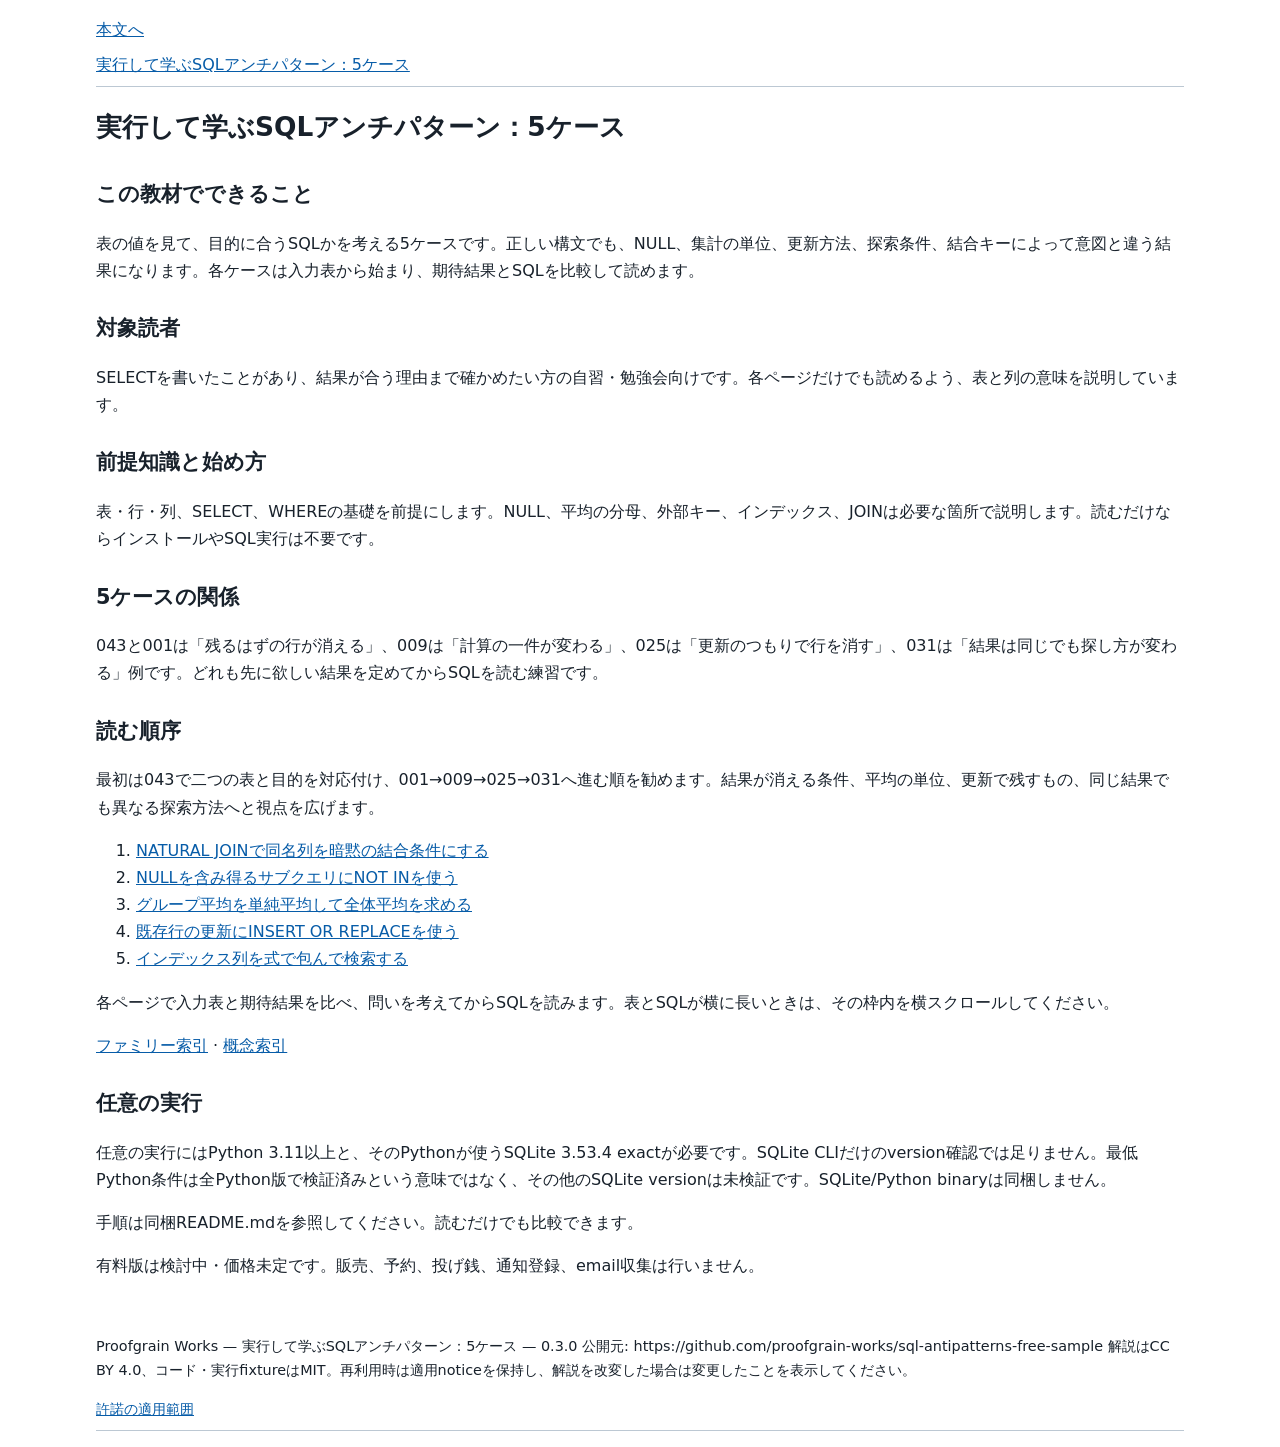
<file: index.html>
<!-- HTML structure: MIT; prose: CC BY 4.0; marked code: MIT. -->
<!doctype html>
<html lang="ja-JP">
<head>
<meta charset="utf-8">
<meta name="viewport" content="width=device-width, initial-scale=1">
<title>実行して学ぶSQLアンチパターン：5ケース</title>
<link rel="stylesheet" href="assets/style.css">
</head>
<body>
<a class="skip" href="#main">本文へ</a>
<header><a href="index.html">実行して学ぶSQLアンチパターン：5ケース</a></header>
<main id="main"><h1>実行して学ぶSQLアンチパターン：5ケース</h1><section data-license="CC-BY-4.0"><h2>この教材でできること</h2><p>表の値を見て、目的に合うSQLかを考える5ケースです。正しい構文でも、NULL、集計の単位、更新方法、探索条件、結合キーによって意図と違う結果になります。各ケースは入力表から始まり、期待結果とSQLを比較して読めます。</p><h2>対象読者</h2><p>SELECTを書いたことがあり、結果が合う理由まで確かめたい方の自習・勉強会向けです。各ページだけでも読めるよう、表と列の意味を説明しています。</p><h2>前提知識と始め方</h2><p>表・行・列、SELECT、WHEREの基礎を前提にします。NULL、平均の分母、外部キー、インデックス、JOINは必要な箇所で説明します。読むだけならインストールやSQL実行は不要です。</p><h2>5ケースの関係</h2><p>043と001は「残るはずの行が消える」、009は「計算の一件が変わる」、025は「更新のつもりで行を消す」、031は「結果は同じでも探し方が変わる」例です。どれも先に欲しい結果を定めてからSQLを読む練習です。</p><h2>読む順序</h2><p>最初は043で二つの表と目的を対応付け、001→009→025→031へ進む順を勧めます。結果が消える条件、平均の単位、更新で残すもの、同じ結果でも異なる探索方法へと視点を広げます。</p><ol><li><a href="cases/sqlite-natural-join-shared-column-043/index.html">NATURAL JOINで同名列を暗黙の結合条件にする</a></li><li><a href="cases/sqlite-not-in-null-001/index.html">NULLを含み得るサブクエリにNOT INを使う</a></li><li><a href="cases/sqlite-average-of-averages-009/index.html">グループ平均を単純平均して全体平均を求める</a></li><li><a href="cases/sqlite-insert-or-replace-cascade-025/index.html">既存行の更新にINSERT OR REPLACEを使う</a></li><li><a href="cases/sqlite-function-wrapped-index-031/index.html">インデックス列を式で包んで検索する</a></li></ol><p>各ページで入力表と期待結果を比べ、問いを考えてからSQLを読みます。表とSQLが横に長いときは、その枠内を横スクロールしてください。</p><p><a href="families/index.html">ファミリー索引</a> · <a href="concepts/index.html">概念索引</a></p><h2>任意の実行</h2><p>任意の実行にはPython 3.11以上と、そのPythonが使うSQLite 3.53.4 exactが必要です。SQLite CLIだけのversion確認では足りません。最低Python条件は全Python版で検証済みという意味ではなく、その他のSQLite versionは未検証です。SQLite/Python binaryは同梱しません。</p><p>手順は同梱README.mdを参照してください。読むだけでも比較できます。</p><p>有料版は検討中・価格未定です。販売、予約、投げ銭、通知登録、email収集は行いません。</p></section><footer><p>Proofgrain Works — 実行して学ぶSQLアンチパターン：5ケース — 0.3.0
公開元: https://github.com/proofgrain-works/sql-antipatterns-free-sample
解説はCC BY 4.0、コード・実行fixtureはMIT。再利用時は適用noticeを保持し、解説を改変した場合は変更したことを表示してください。
</p><a href="LICENSE.txt">許諾の適用範囲</a></footer></main>
</body>
</html>
</file>
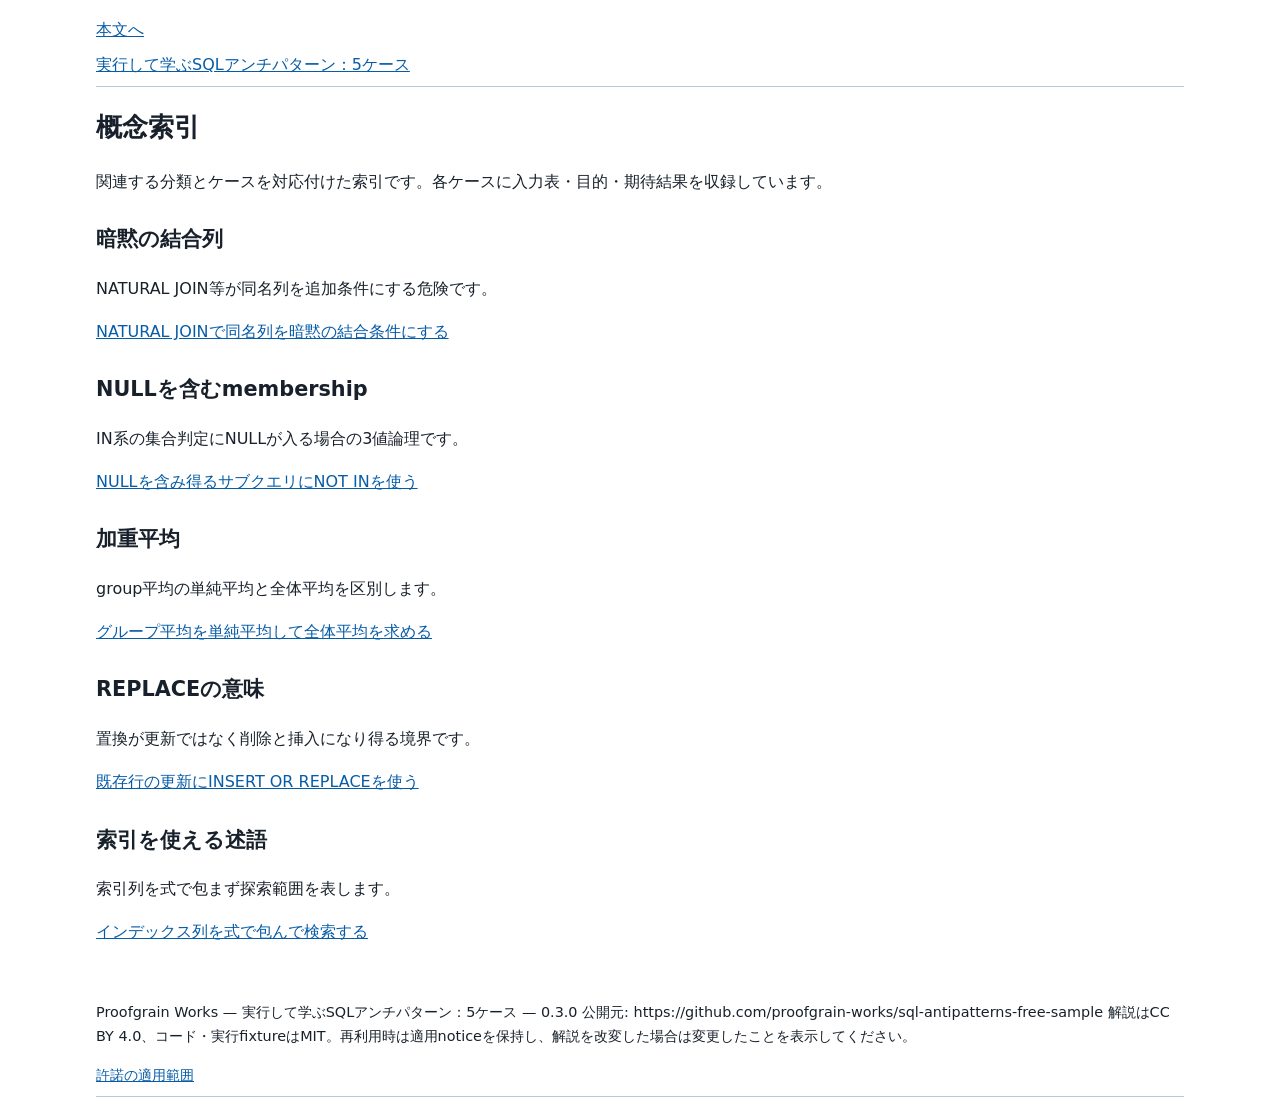
<file: concepts/index.html>
<!-- HTML structure: MIT; prose: CC BY 4.0; marked code: MIT. -->
<!doctype html>
<html lang="ja-JP">
<head>
<meta charset="utf-8">
<meta name="viewport" content="width=device-width, initial-scale=1">
<title>概念索引</title>
<link rel="stylesheet" href="../assets/style.css">
</head>
<body>
<a class="skip" href="#main">本文へ</a>
<header><a href="../index.html">実行して学ぶSQLアンチパターン：5ケース</a></header>
<main id="main"><h1>概念索引</h1><section data-license="CC-BY-4.0"><p>関連する分類とケースを対応付けた索引です。各ケースに入力表・目的・期待結果を収録しています。</p><h2>暗黙の結合列</h2><p>NATURAL JOIN等が同名列を追加条件にする危険です。</p><p><a href="../cases/sqlite-natural-join-shared-column-043/index.html">NATURAL JOINで同名列を暗黙の結合条件にする</a></p><h2>NULLを含むmembership</h2><p>IN系の集合判定にNULLが入る場合の3値論理です。</p><p><a href="../cases/sqlite-not-in-null-001/index.html">NULLを含み得るサブクエリにNOT INを使う</a></p><h2>加重平均</h2><p>group平均の単純平均と全体平均を区別します。</p><p><a href="../cases/sqlite-average-of-averages-009/index.html">グループ平均を単純平均して全体平均を求める</a></p><h2>REPLACEの意味</h2><p>置換が更新ではなく削除と挿入になり得る境界です。</p><p><a href="../cases/sqlite-insert-or-replace-cascade-025/index.html">既存行の更新にINSERT OR REPLACEを使う</a></p><h2>索引を使える述語</h2><p>索引列を式で包まず探索範囲を表します。</p><p><a href="../cases/sqlite-function-wrapped-index-031/index.html">インデックス列を式で包んで検索する</a></p></section><footer><p>Proofgrain Works — 実行して学ぶSQLアンチパターン：5ケース — 0.3.0
公開元: https://github.com/proofgrain-works/sql-antipatterns-free-sample
解説はCC BY 4.0、コード・実行fixtureはMIT。再利用時は適用noticeを保持し、解説を改変した場合は変更したことを表示してください。
</p><a href="../LICENSE.txt">許諾の適用範囲</a></footer></main>
</body>
</html>
</file>
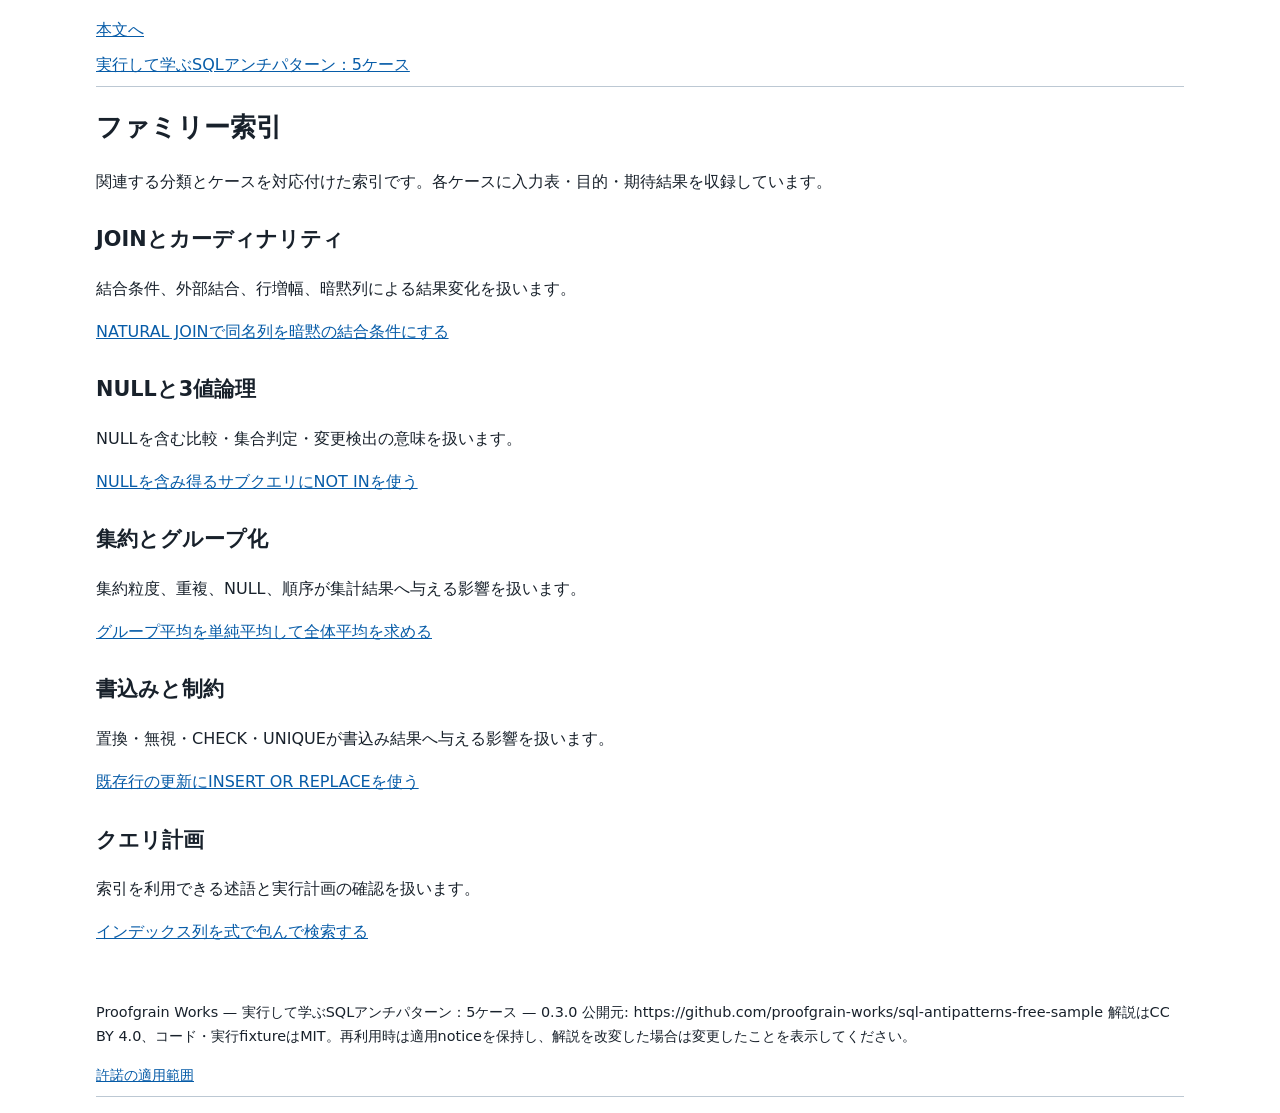
<file: families/index.html>
<!-- HTML structure: MIT; prose: CC BY 4.0; marked code: MIT. -->
<!doctype html>
<html lang="ja-JP">
<head>
<meta charset="utf-8">
<meta name="viewport" content="width=device-width, initial-scale=1">
<title>ファミリー索引</title>
<link rel="stylesheet" href="../assets/style.css">
</head>
<body>
<a class="skip" href="#main">本文へ</a>
<header><a href="../index.html">実行して学ぶSQLアンチパターン：5ケース</a></header>
<main id="main"><h1>ファミリー索引</h1><section data-license="CC-BY-4.0"><p>関連する分類とケースを対応付けた索引です。各ケースに入力表・目的・期待結果を収録しています。</p><h2>JOINとカーディナリティ</h2><p>結合条件、外部結合、行増幅、暗黙列による結果変化を扱います。</p><p><a href="../cases/sqlite-natural-join-shared-column-043/index.html">NATURAL JOINで同名列を暗黙の結合条件にする</a></p><h2>NULLと3値論理</h2><p>NULLを含む比較・集合判定・変更検出の意味を扱います。</p><p><a href="../cases/sqlite-not-in-null-001/index.html">NULLを含み得るサブクエリにNOT INを使う</a></p><h2>集約とグループ化</h2><p>集約粒度、重複、NULL、順序が集計結果へ与える影響を扱います。</p><p><a href="../cases/sqlite-average-of-averages-009/index.html">グループ平均を単純平均して全体平均を求める</a></p><h2>書込みと制約</h2><p>置換・無視・CHECK・UNIQUEが書込み結果へ与える影響を扱います。</p><p><a href="../cases/sqlite-insert-or-replace-cascade-025/index.html">既存行の更新にINSERT OR REPLACEを使う</a></p><h2>クエリ計画</h2><p>索引を利用できる述語と実行計画の確認を扱います。</p><p><a href="../cases/sqlite-function-wrapped-index-031/index.html">インデックス列を式で包んで検索する</a></p></section><footer><p>Proofgrain Works — 実行して学ぶSQLアンチパターン：5ケース — 0.3.0
公開元: https://github.com/proofgrain-works/sql-antipatterns-free-sample
解説はCC BY 4.0、コード・実行fixtureはMIT。再利用時は適用noticeを保持し、解説を改変した場合は変更したことを表示してください。
</p><a href="../LICENSE.txt">許諾の適用範囲</a></footer></main>
</body>
</html>
</file>
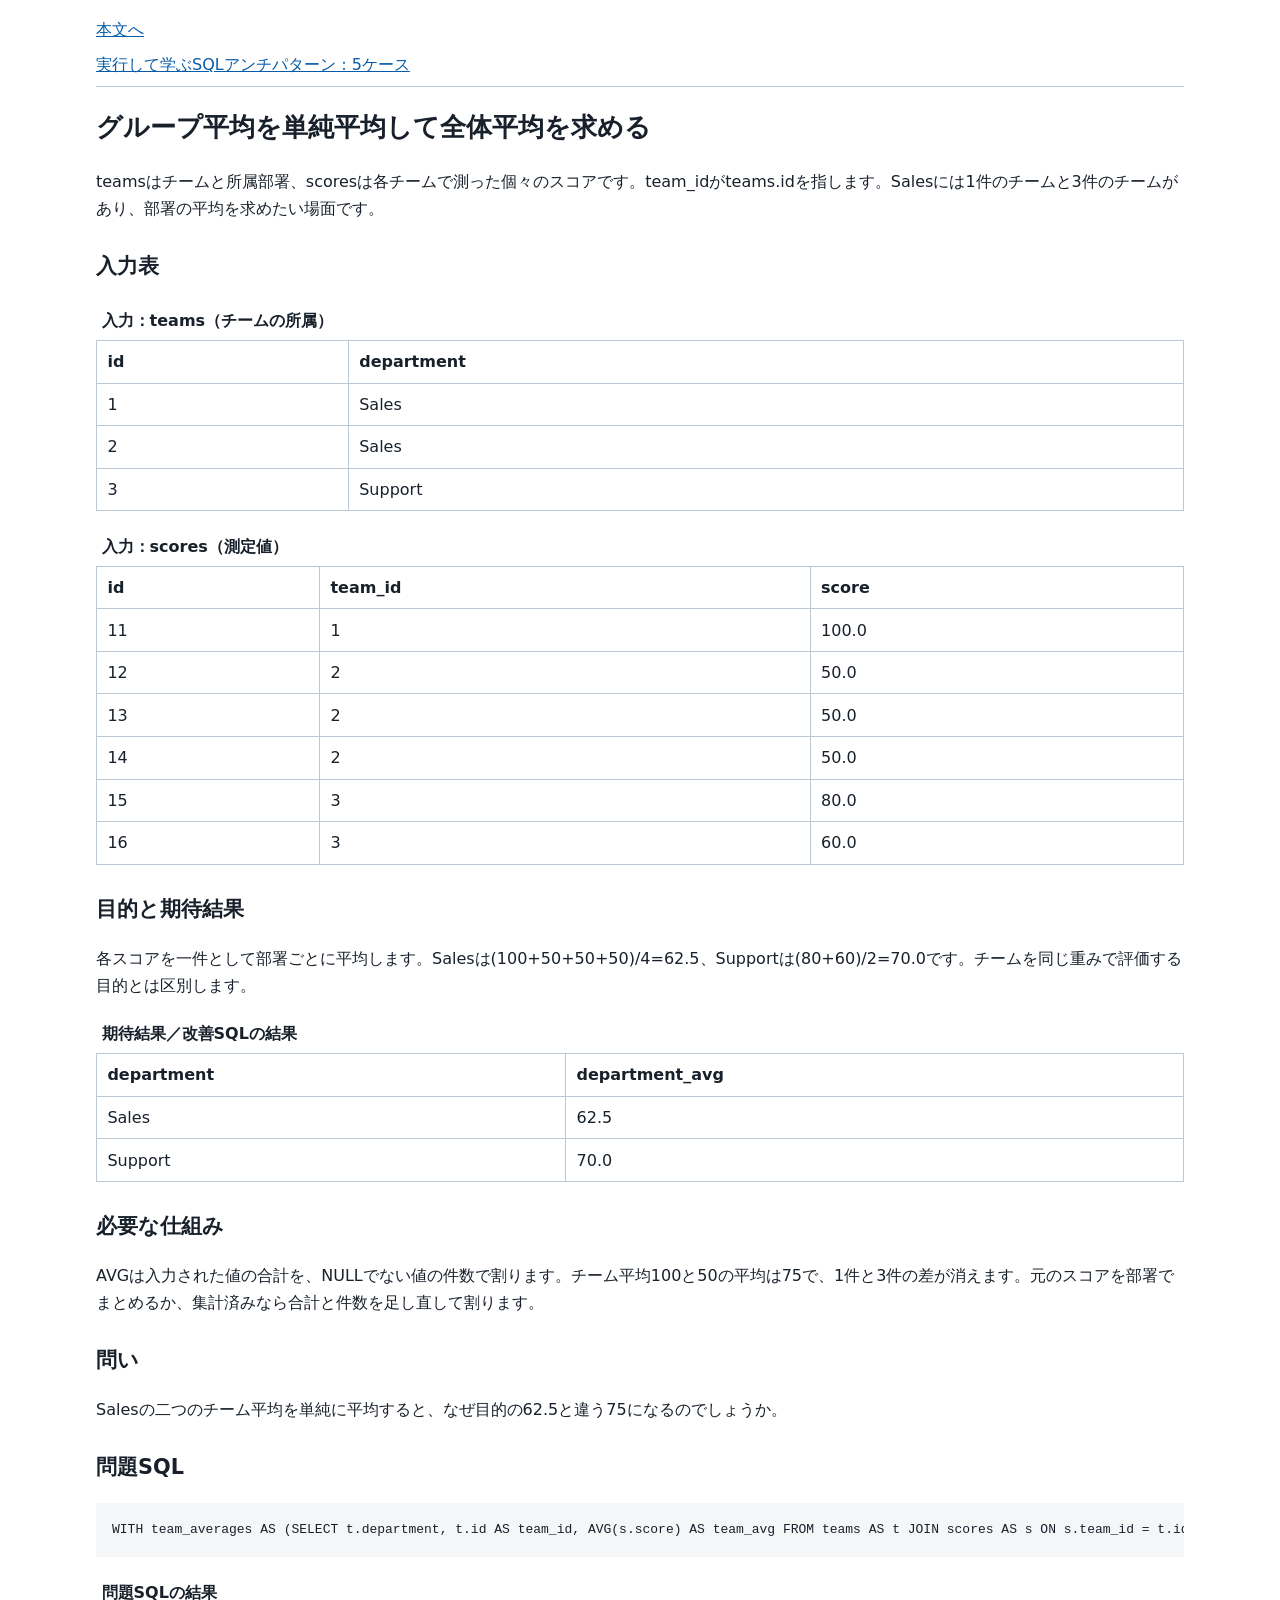
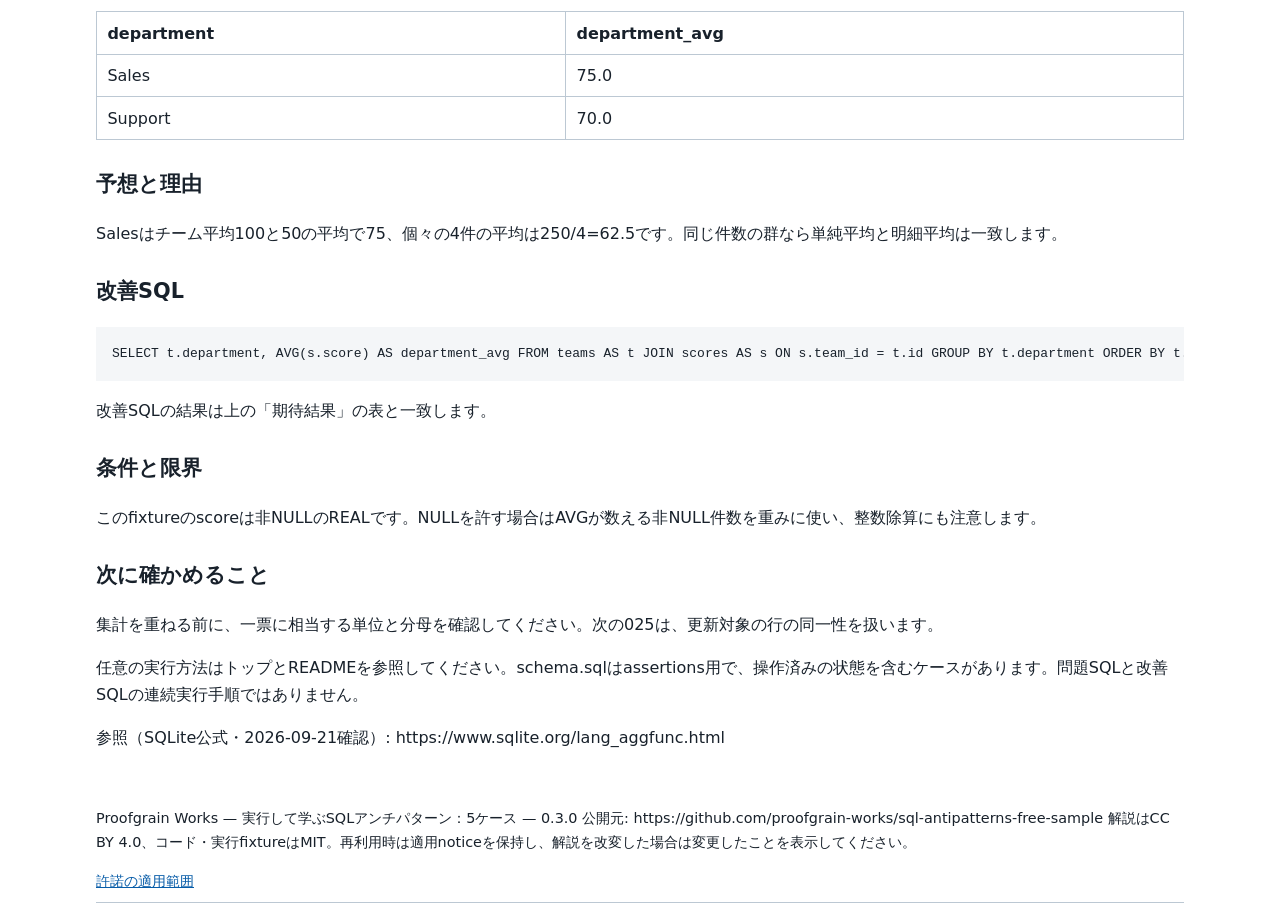
<file: cases/sqlite-average-of-averages-009/index.html>
<!-- HTML structure: MIT; prose: CC BY 4.0; marked code: MIT. -->
<!doctype html>
<html lang="ja-JP">
<head>
<meta charset="utf-8">
<meta name="viewport" content="width=device-width, initial-scale=1">
<title>グループ平均を単純平均して全体平均を求める</title>
<link rel="stylesheet" href="../../assets/style.css">
</head>
<body>
<a class="skip" href="#main">本文へ</a>
<header><a href="../../index.html">実行して学ぶSQLアンチパターン：5ケース</a></header>
<main id="main"><h1>グループ平均を単純平均して全体平均を求める</h1><section data-license="CC-BY-4.0"><p>teamsはチームと所属部署、scoresは各チームで測った個々のスコアです。team_idがteams.idを指します。Salesには1件のチームと3件のチームがあり、部署の平均を求めたい場面です。</p><h2>入力表</h2><div class="table-scroll" tabindex="0" role="region" aria-label="入力：teams（チームの所属）"><table data-license="MIT" id="table-teams"><caption data-license="CC-BY-4.0">入力：teams（チームの所属）</caption><thead><tr><th scope="col">id</th><th scope="col">department</th></tr></thead><tbody><tr><td>1</td><td>Sales</td></tr><tr><td>2</td><td>Sales</td></tr><tr><td>3</td><td>Support</td></tr></tbody></table></div><div class="table-scroll" tabindex="0" role="region" aria-label="入力：scores（測定値）"><table data-license="MIT" id="table-scores"><caption data-license="CC-BY-4.0">入力：scores（測定値）</caption><thead><tr><th scope="col">id</th><th scope="col">team_id</th><th scope="col">score</th></tr></thead><tbody><tr><td>11</td><td>1</td><td>100.0</td></tr><tr><td>12</td><td>2</td><td>50.0</td></tr><tr><td>13</td><td>2</td><td>50.0</td></tr><tr><td>14</td><td>2</td><td>50.0</td></tr><tr><td>15</td><td>3</td><td>80.0</td></tr><tr><td>16</td><td>3</td><td>60.0</td></tr></tbody></table></div><h2>目的と期待結果</h2><p>各スコアを一件として部署ごとに平均します。Salesは(100+50+50+50)/4=62.5、Supportは(80+60)/2=70.0です。チームを同じ重みで評価する目的とは区別します。</p><div class="table-scroll" tabindex="0" role="region" aria-label="期待結果／改善SQLの結果"><table data-license="MIT" id="table-expected"><caption data-license="CC-BY-4.0">期待結果／改善SQLの結果</caption><thead><tr><th scope="col">department</th><th scope="col">department_avg</th></tr></thead><tbody><tr><td>Sales</td><td>62.5</td></tr><tr><td>Support</td><td>70.0</td></tr></tbody></table></div><h2>必要な仕組み</h2><p>AVGは入力された値の合計を、NULLでない値の件数で割ります。チーム平均100と50の平均は75で、1件と3件の差が消えます。元のスコアを部署でまとめるか、集計済みなら合計と件数を足し直して割ります。</p><h2>問い</h2><p>Salesの二つのチーム平均を単純に平均すると、なぜ目的の62.5と違う75になるのでしょうか。</p><h2>問題SQL</h2><pre data-license="MIT"><code>WITH team_averages AS (SELECT t.department, t.id AS team_id, AVG(s.score) AS team_avg FROM teams AS t JOIN scores AS s ON s.team_id = t.id GROUP BY t.department, t.id) SELECT department, AVG(team_avg) AS department_avg FROM team_averages GROUP BY department ORDER BY department;</code></pre><div class="table-scroll" tabindex="0" role="region" aria-label="問題SQLの結果"><table data-license="MIT" id="table-observed"><caption data-license="CC-BY-4.0">問題SQLの結果</caption><thead><tr><th scope="col">department</th><th scope="col">department_avg</th></tr></thead><tbody><tr><td>Sales</td><td>75.0</td></tr><tr><td>Support</td><td>70.0</td></tr></tbody></table></div><h2>予想と理由</h2><p>Salesはチーム平均100と50の平均で75、個々の4件の平均は250/4=62.5です。同じ件数の群なら単純平均と明細平均は一致します。</p><h2>改善SQL</h2><pre data-license="MIT"><code>SELECT t.department, AVG(s.score) AS department_avg FROM teams AS t JOIN scores AS s ON s.team_id = t.id GROUP BY t.department ORDER BY t.department;</code></pre><p>改善SQLの結果は上の「期待結果」の表と一致します。</p><h2>条件と限界</h2><p>このfixtureのscoreは非NULLのREALです。NULLを許す場合はAVGが数える非NULL件数を重みに使い、整数除算にも注意します。</p><h2>次に確かめること</h2><p>集計を重ねる前に、一票に相当する単位と分母を確認してください。次の025は、更新対象の行の同一性を扱います。</p><p>任意の実行方法はトップとREADMEを参照してください。schema.sqlはassertions用で、操作済みの状態を含むケースがあります。問題SQLと改善SQLの連続実行手順ではありません。</p><p>参照（SQLite公式・2026-09-21確認）: https://www.sqlite.org/lang_aggfunc.html</p></section><footer><p>Proofgrain Works — 実行して学ぶSQLアンチパターン：5ケース — 0.3.0
公開元: https://github.com/proofgrain-works/sql-antipatterns-free-sample
解説はCC BY 4.0、コード・実行fixtureはMIT。再利用時は適用noticeを保持し、解説を改変した場合は変更したことを表示してください。
</p><a href="../../LICENSE.txt">許諾の適用範囲</a></footer></main>
</body>
</html>
</file>
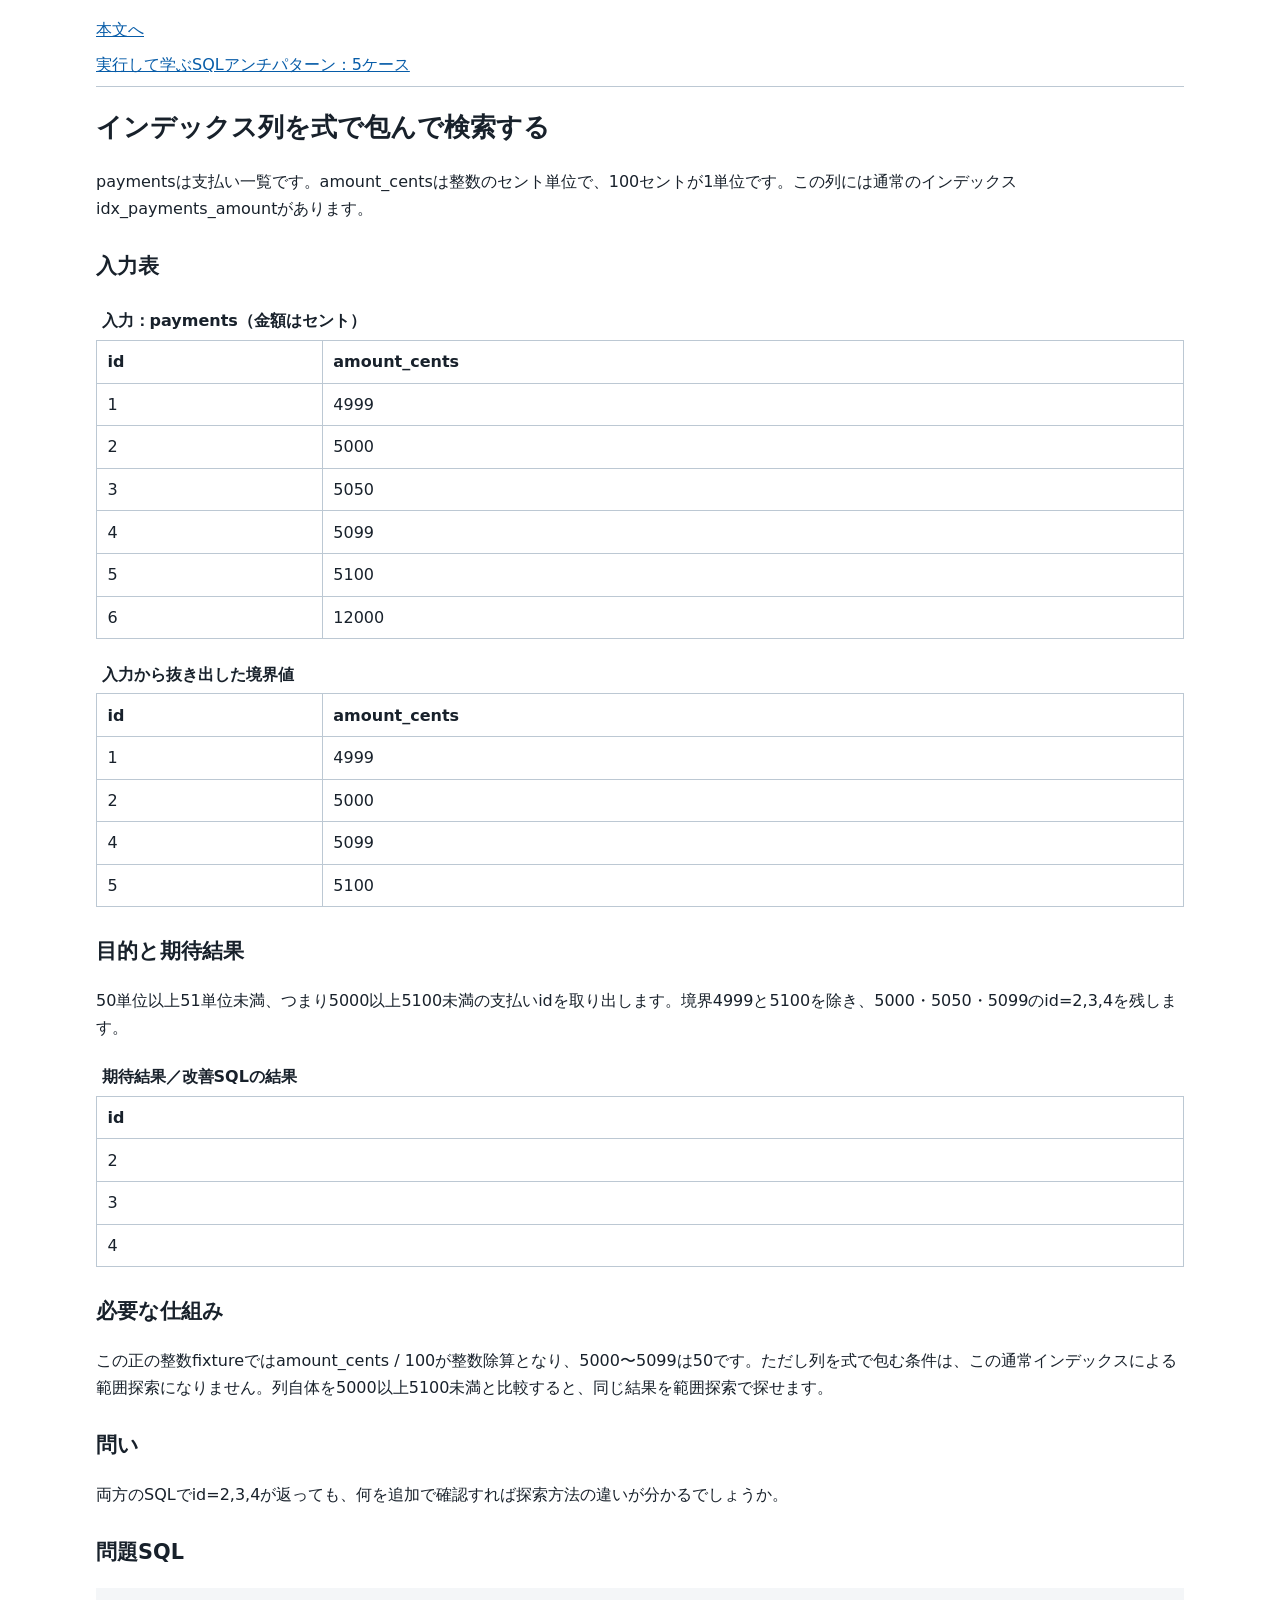
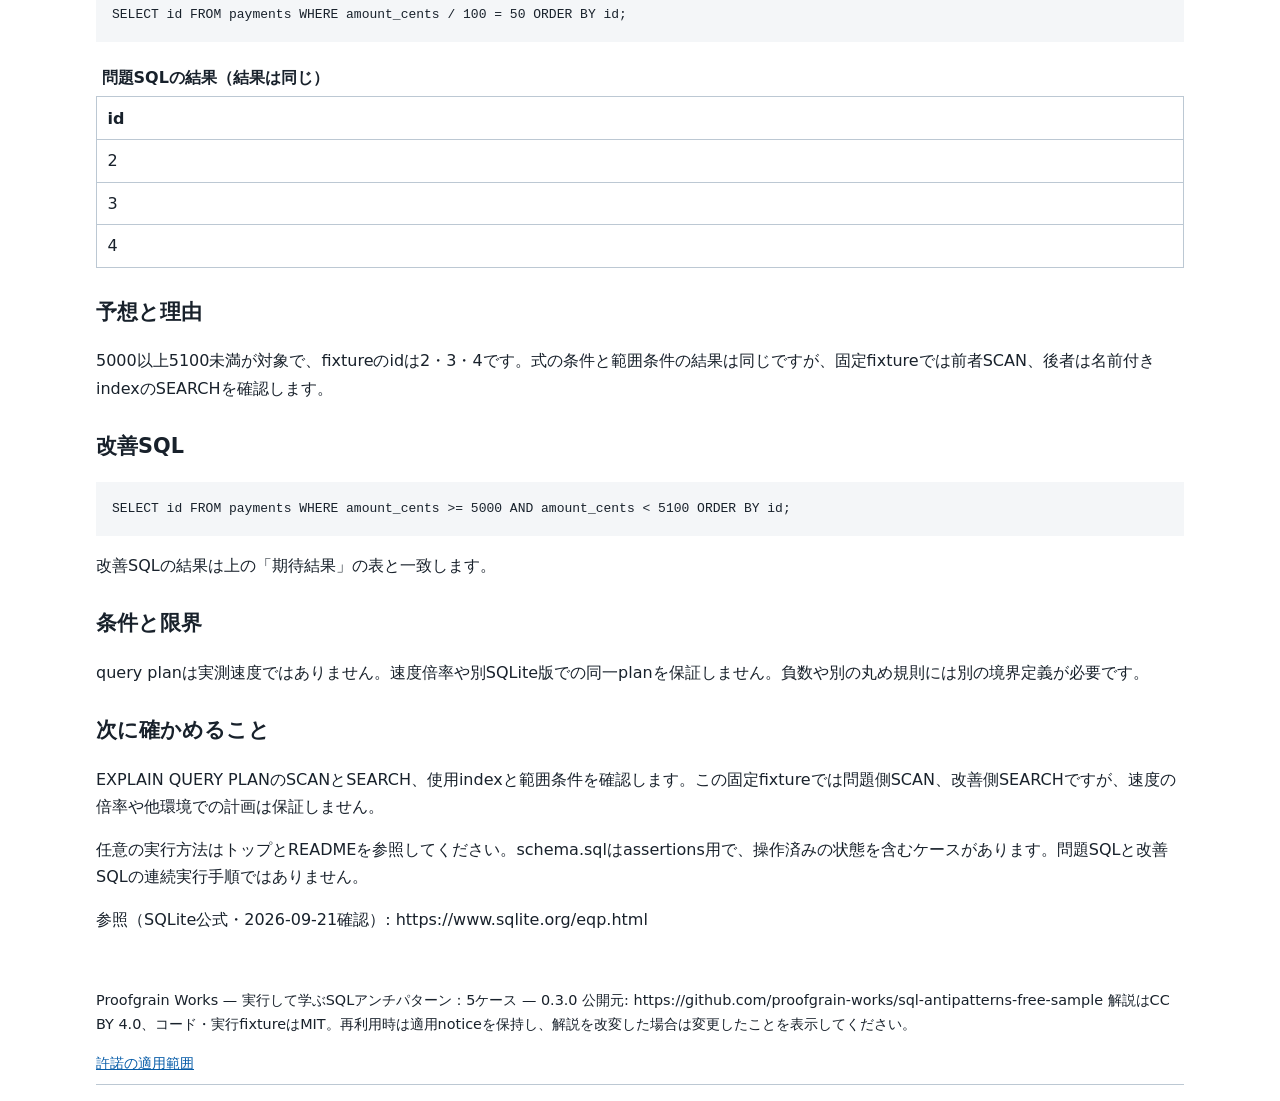
<file: cases/sqlite-function-wrapped-index-031/index.html>
<!-- HTML structure: MIT; prose: CC BY 4.0; marked code: MIT. -->
<!doctype html>
<html lang="ja-JP">
<head>
<meta charset="utf-8">
<meta name="viewport" content="width=device-width, initial-scale=1">
<title>インデックス列を式で包んで検索する</title>
<link rel="stylesheet" href="../../assets/style.css">
</head>
<body>
<a class="skip" href="#main">本文へ</a>
<header><a href="../../index.html">実行して学ぶSQLアンチパターン：5ケース</a></header>
<main id="main"><h1>インデックス列を式で包んで検索する</h1><section data-license="CC-BY-4.0"><p>paymentsは支払い一覧です。amount_centsは整数のセント単位で、100セントが1単位です。この列には通常のインデックスidx_payments_amountがあります。</p><h2>入力表</h2><div class="table-scroll" tabindex="0" role="region" aria-label="入力：payments（金額はセント）"><table data-license="MIT" id="table-payments"><caption data-license="CC-BY-4.0">入力：payments（金額はセント）</caption><thead><tr><th scope="col">id</th><th scope="col">amount_cents</th></tr></thead><tbody><tr><td>1</td><td>4999</td></tr><tr><td>2</td><td>5000</td></tr><tr><td>3</td><td>5050</td></tr><tr><td>4</td><td>5099</td></tr><tr><td>5</td><td>5100</td></tr><tr><td>6</td><td>12000</td></tr></tbody></table></div><div class="table-scroll" tabindex="0" role="region" aria-label="入力から抜き出した境界値"><table data-license="MIT" id="table-bounds"><caption data-license="CC-BY-4.0">入力から抜き出した境界値</caption><thead><tr><th scope="col">id</th><th scope="col">amount_cents</th></tr></thead><tbody><tr><td>1</td><td>4999</td></tr><tr><td>2</td><td>5000</td></tr><tr><td>4</td><td>5099</td></tr><tr><td>5</td><td>5100</td></tr></tbody></table></div><h2>目的と期待結果</h2><p>50単位以上51単位未満、つまり5000以上5100未満の支払いidを取り出します。境界4999と5100を除き、5000・5050・5099のid=2,3,4を残します。</p><div class="table-scroll" tabindex="0" role="region" aria-label="期待結果／改善SQLの結果"><table data-license="MIT" id="table-expected"><caption data-license="CC-BY-4.0">期待結果／改善SQLの結果</caption><thead><tr><th scope="col">id</th></tr></thead><tbody><tr><td>2</td></tr><tr><td>3</td></tr><tr><td>4</td></tr></tbody></table></div><h2>必要な仕組み</h2><p>この正の整数fixtureではamount_cents / 100が整数除算となり、5000〜5099は50です。ただし列を式で包む条件は、この通常インデックスによる範囲探索になりません。列自体を5000以上5100未満と比較すると、同じ結果を範囲探索で探せます。</p><h2>問い</h2><p>両方のSQLでid=2,3,4が返っても、何を追加で確認すれば探索方法の違いが分かるでしょうか。</p><h2>問題SQL</h2><pre data-license="MIT"><code>SELECT id FROM payments WHERE amount_cents / 100 = 50 ORDER BY id;</code></pre><div class="table-scroll" tabindex="0" role="region" aria-label="問題SQLの結果（結果は同じ）"><table data-license="MIT" id="table-observed"><caption data-license="CC-BY-4.0">問題SQLの結果（結果は同じ）</caption><thead><tr><th scope="col">id</th></tr></thead><tbody><tr><td>2</td></tr><tr><td>3</td></tr><tr><td>4</td></tr></tbody></table></div><h2>予想と理由</h2><p>5000以上5100未満が対象で、fixtureのidは2・3・4です。式の条件と範囲条件の結果は同じですが、固定fixtureでは前者SCAN、後者は名前付きindexのSEARCHを確認します。</p><h2>改善SQL</h2><pre data-license="MIT"><code>SELECT id FROM payments WHERE amount_cents &gt;= 5000 AND amount_cents &lt; 5100 ORDER BY id;</code></pre><p>改善SQLの結果は上の「期待結果」の表と一致します。</p><h2>条件と限界</h2><p>query planは実測速度ではありません。速度倍率や別SQLite版での同一planを保証しません。負数や別の丸め規則には別の境界定義が必要です。</p><h2>次に確かめること</h2><p>EXPLAIN QUERY PLANのSCANとSEARCH、使用indexと範囲条件を確認します。この固定fixtureでは問題側SCAN、改善側SEARCHですが、速度の倍率や他環境での計画は保証しません。</p><p>任意の実行方法はトップとREADMEを参照してください。schema.sqlはassertions用で、操作済みの状態を含むケースがあります。問題SQLと改善SQLの連続実行手順ではありません。</p><p>参照（SQLite公式・2026-09-21確認）: https://www.sqlite.org/eqp.html</p></section><footer><p>Proofgrain Works — 実行して学ぶSQLアンチパターン：5ケース — 0.3.0
公開元: https://github.com/proofgrain-works/sql-antipatterns-free-sample
解説はCC BY 4.0、コード・実行fixtureはMIT。再利用時は適用noticeを保持し、解説を改変した場合は変更したことを表示してください。
</p><a href="../../LICENSE.txt">許諾の適用範囲</a></footer></main>
</body>
</html>
</file>
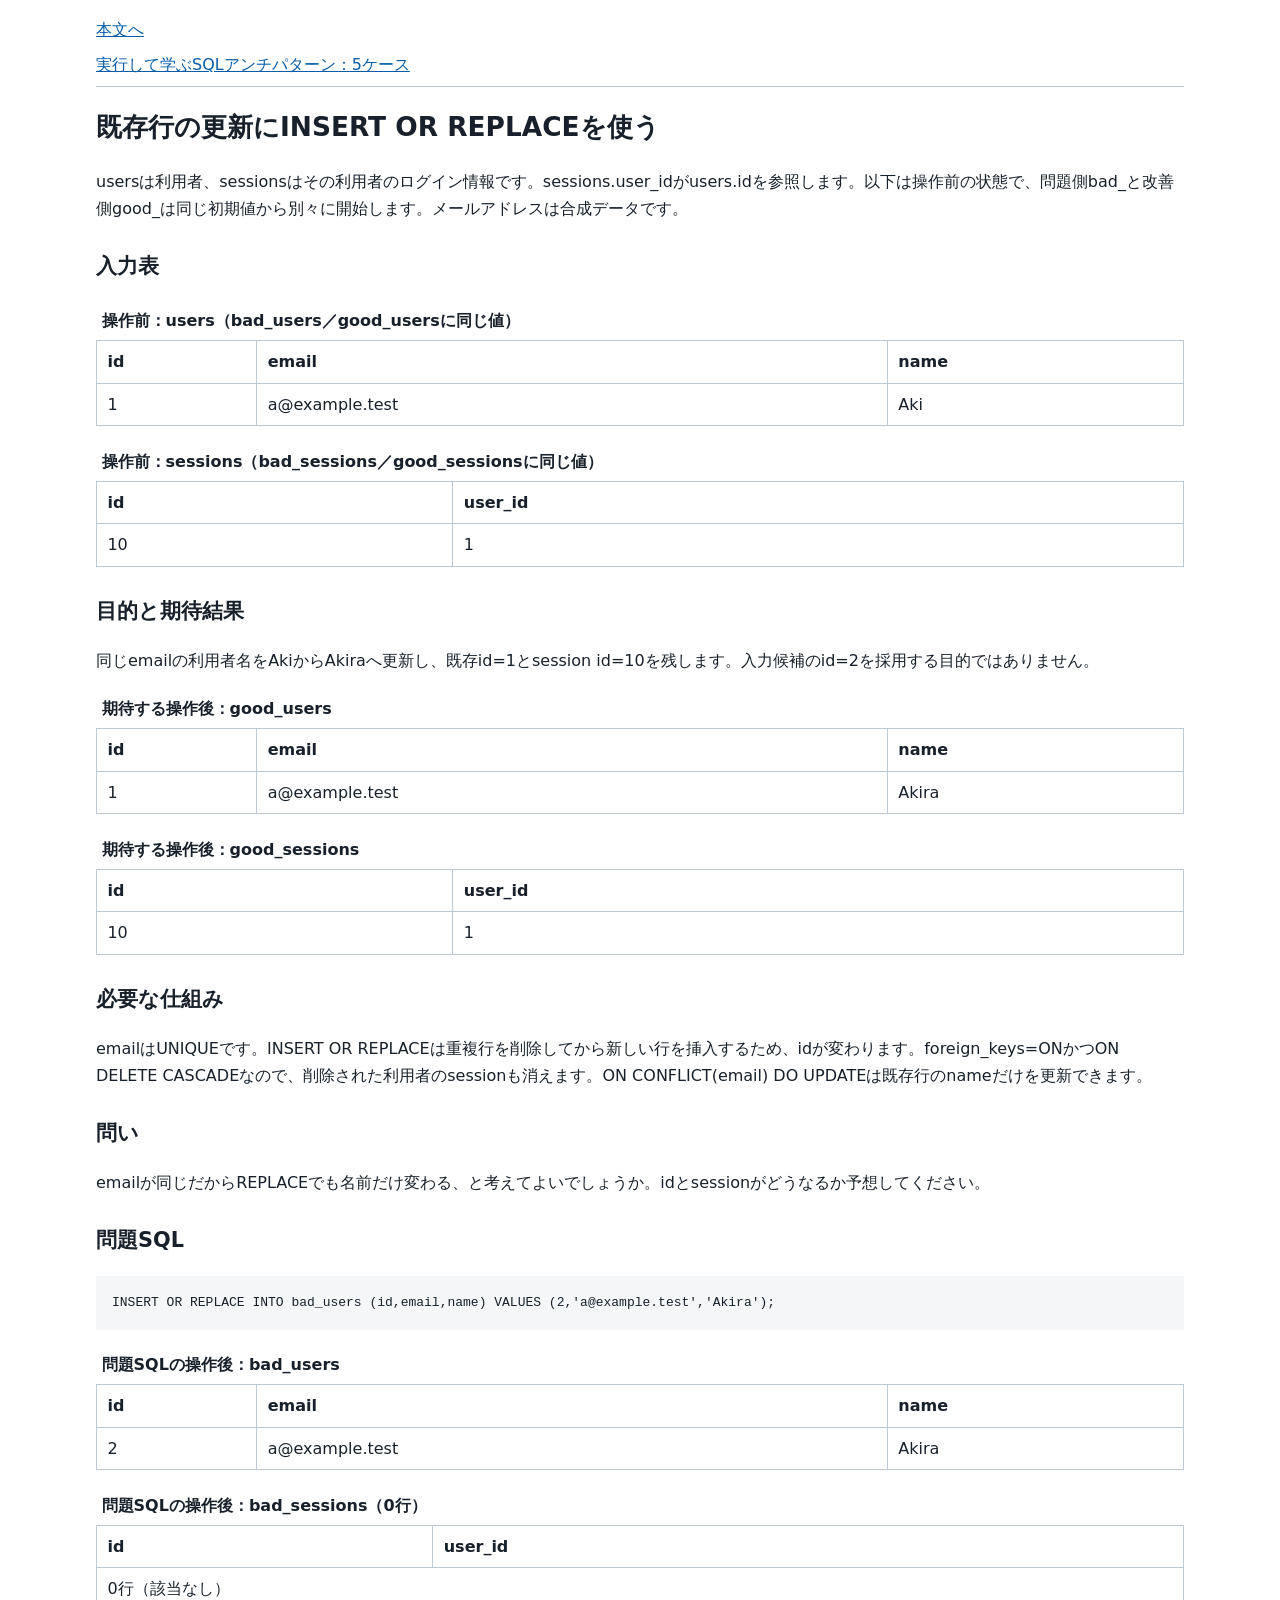
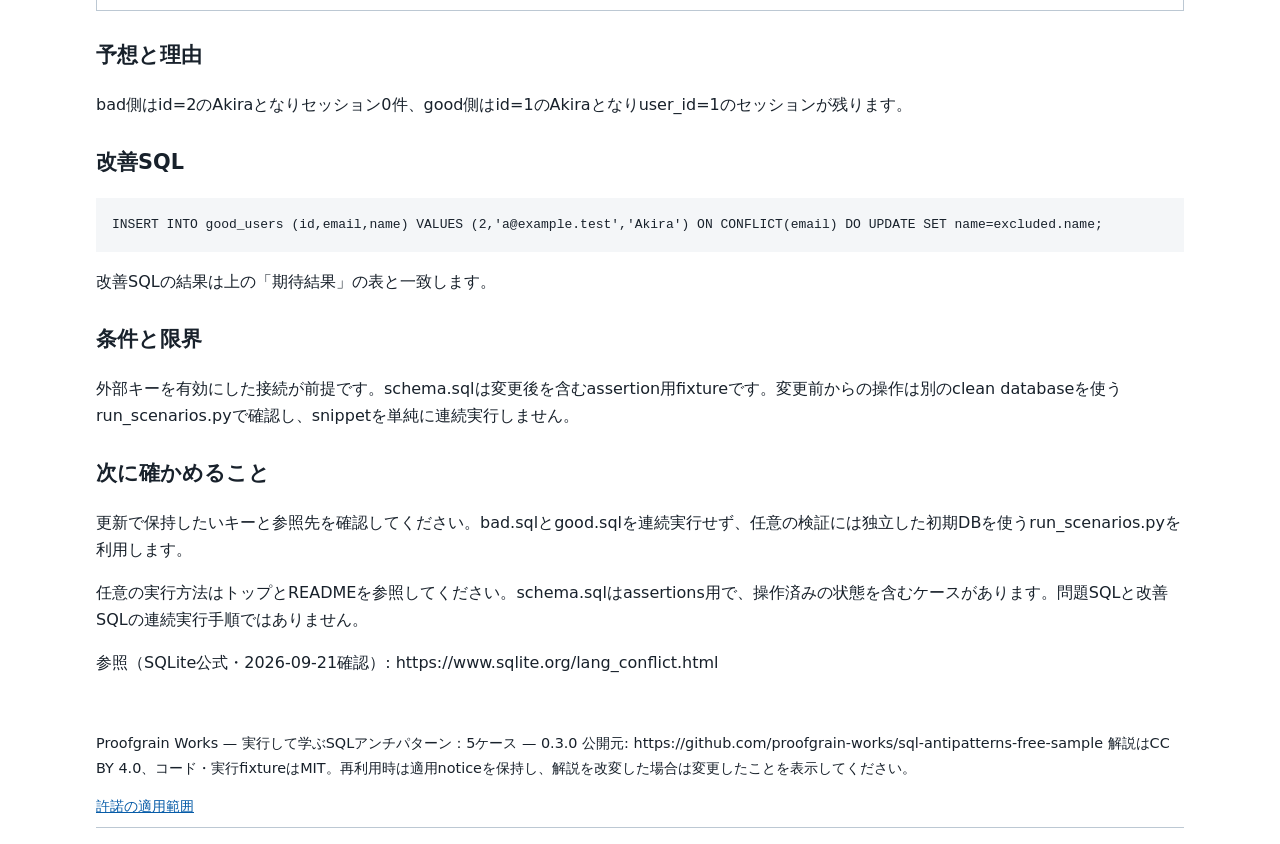
<file: cases/sqlite-insert-or-replace-cascade-025/index.html>
<!-- HTML structure: MIT; prose: CC BY 4.0; marked code: MIT. -->
<!doctype html>
<html lang="ja-JP">
<head>
<meta charset="utf-8">
<meta name="viewport" content="width=device-width, initial-scale=1">
<title>既存行の更新にINSERT OR REPLACEを使う</title>
<link rel="stylesheet" href="../../assets/style.css">
</head>
<body>
<a class="skip" href="#main">本文へ</a>
<header><a href="../../index.html">実行して学ぶSQLアンチパターン：5ケース</a></header>
<main id="main"><h1>既存行の更新にINSERT OR REPLACEを使う</h1><section data-license="CC-BY-4.0"><p>usersは利用者、sessionsはその利用者のログイン情報です。sessions.user_idがusers.idを参照します。以下は操作前の状態で、問題側bad_と改善側good_は同じ初期値から別々に開始します。メールアドレスは合成データです。</p><h2>入力表</h2><div class="table-scroll" tabindex="0" role="region" aria-label="操作前：users（bad_users／good_usersに同じ値）"><table data-license="MIT" id="table-users_before"><caption data-license="CC-BY-4.0">操作前：users（bad_users／good_usersに同じ値）</caption><thead><tr><th scope="col">id</th><th scope="col">email</th><th scope="col">name</th></tr></thead><tbody><tr><td>1</td><td>a@example.test</td><td>Aki</td></tr></tbody></table></div><div class="table-scroll" tabindex="0" role="region" aria-label="操作前：sessions（bad_sessions／good_sessionsに同じ値）"><table data-license="MIT" id="table-sessions_before"><caption data-license="CC-BY-4.0">操作前：sessions（bad_sessions／good_sessionsに同じ値）</caption><thead><tr><th scope="col">id</th><th scope="col">user_id</th></tr></thead><tbody><tr><td>10</td><td>1</td></tr></tbody></table></div><h2>目的と期待結果</h2><p>同じemailの利用者名をAkiからAkiraへ更新し、既存id=1とsession id=10を残します。入力候補のid=2を採用する目的ではありません。</p><div class="table-scroll" tabindex="0" role="region" aria-label="期待する操作後：good_users"><table data-license="MIT" id="table-users_expected"><caption data-license="CC-BY-4.0">期待する操作後：good_users</caption><thead><tr><th scope="col">id</th><th scope="col">email</th><th scope="col">name</th></tr></thead><tbody><tr><td>1</td><td>a@example.test</td><td>Akira</td></tr></tbody></table></div><div class="table-scroll" tabindex="0" role="region" aria-label="期待する操作後：good_sessions"><table data-license="MIT" id="table-sessions_expected"><caption data-license="CC-BY-4.0">期待する操作後：good_sessions</caption><thead><tr><th scope="col">id</th><th scope="col">user_id</th></tr></thead><tbody><tr><td>10</td><td>1</td></tr></tbody></table></div><h2>必要な仕組み</h2><p>emailはUNIQUEです。INSERT OR REPLACEは重複行を削除してから新しい行を挿入するため、idが変わります。foreign_keys=ONかつON DELETE CASCADEなので、削除された利用者のsessionも消えます。ON CONFLICT(email) DO UPDATEは既存行のnameだけを更新できます。</p><h2>問い</h2><p>emailが同じだからREPLACEでも名前だけ変わる、と考えてよいでしょうか。idとsessionがどうなるか予想してください。</p><h2>問題SQL</h2><pre data-license="MIT"><code>INSERT OR REPLACE INTO bad_users (id,email,name) VALUES (2,&#x27;a@example.test&#x27;,&#x27;Akira&#x27;);</code></pre><div class="table-scroll" tabindex="0" role="region" aria-label="問題SQLの操作後：bad_users"><table data-license="MIT" id="table-users_observed"><caption data-license="CC-BY-4.0">問題SQLの操作後：bad_users</caption><thead><tr><th scope="col">id</th><th scope="col">email</th><th scope="col">name</th></tr></thead><tbody><tr><td>2</td><td>a@example.test</td><td>Akira</td></tr></tbody></table></div><div class="table-scroll" tabindex="0" role="region" aria-label="問題SQLの操作後：bad_sessions（0行）"><table data-license="MIT" id="table-sessions_observed"><caption data-license="CC-BY-4.0">問題SQLの操作後：bad_sessions（0行）</caption><thead><tr><th scope="col">id</th><th scope="col">user_id</th></tr></thead><tbody><tr><td colspan="2">0行（該当なし）</td></tr></tbody></table></div><h2>予想と理由</h2><p>bad側はid=2のAkiraとなりセッション0件、good側はid=1のAkiraとなりuser_id=1のセッションが残ります。</p><h2>改善SQL</h2><pre data-license="MIT"><code>INSERT INTO good_users (id,email,name) VALUES (2,&#x27;a@example.test&#x27;,&#x27;Akira&#x27;) ON CONFLICT(email) DO UPDATE SET name=excluded.name;</code></pre><p>改善SQLの結果は上の「期待結果」の表と一致します。</p><h2>条件と限界</h2><p>外部キーを有効にした接続が前提です。schema.sqlは変更後を含むassertion用fixtureです。変更前からの操作は別のclean databaseを使うrun_scenarios.pyで確認し、snippetを単純に連続実行しません。</p><h2>次に確かめること</h2><p>更新で保持したいキーと参照先を確認してください。bad.sqlとgood.sqlを連続実行せず、任意の検証には独立した初期DBを使うrun_scenarios.pyを利用します。</p><p>任意の実行方法はトップとREADMEを参照してください。schema.sqlはassertions用で、操作済みの状態を含むケースがあります。問題SQLと改善SQLの連続実行手順ではありません。</p><p>参照（SQLite公式・2026-09-21確認）: https://www.sqlite.org/lang_conflict.html</p></section><footer><p>Proofgrain Works — 実行して学ぶSQLアンチパターン：5ケース — 0.3.0
公開元: https://github.com/proofgrain-works/sql-antipatterns-free-sample
解説はCC BY 4.0、コード・実行fixtureはMIT。再利用時は適用noticeを保持し、解説を改変した場合は変更したことを表示してください。
</p><a href="../../LICENSE.txt">許諾の適用範囲</a></footer></main>
</body>
</html>
</file>
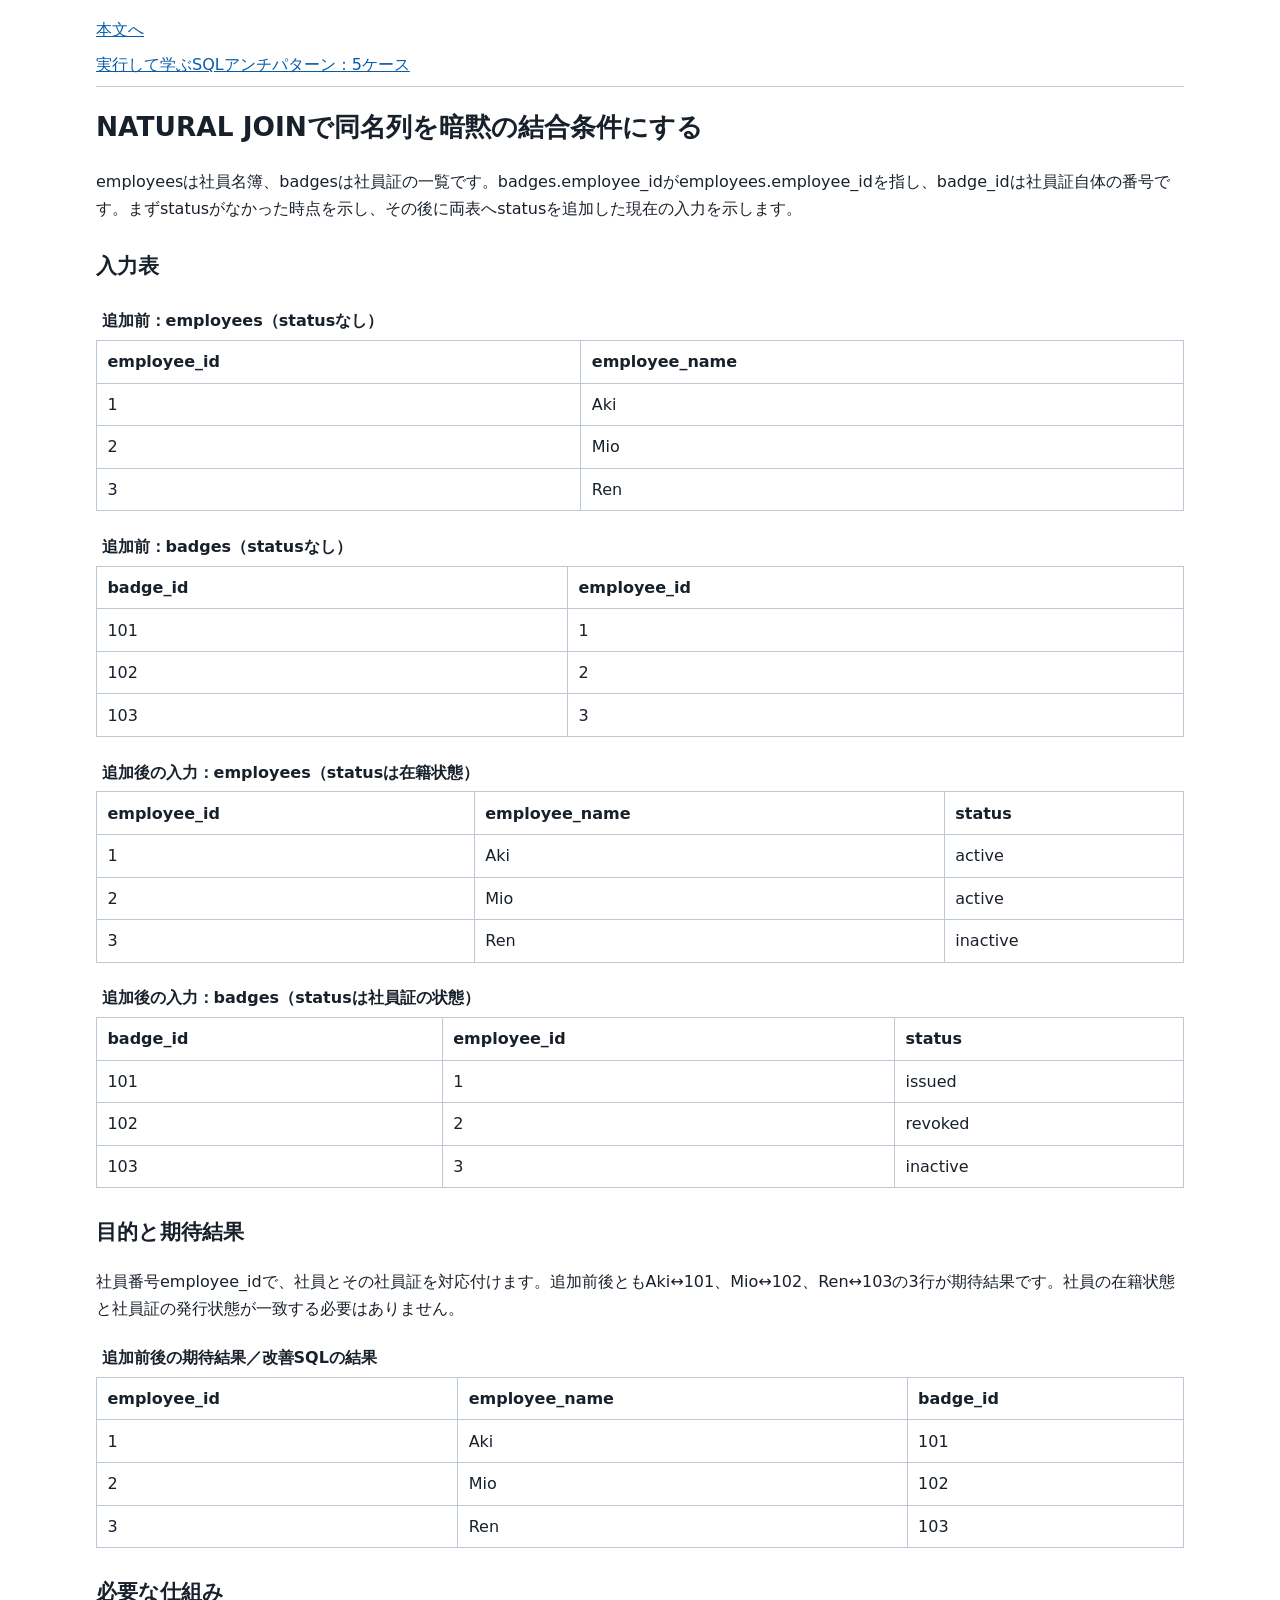
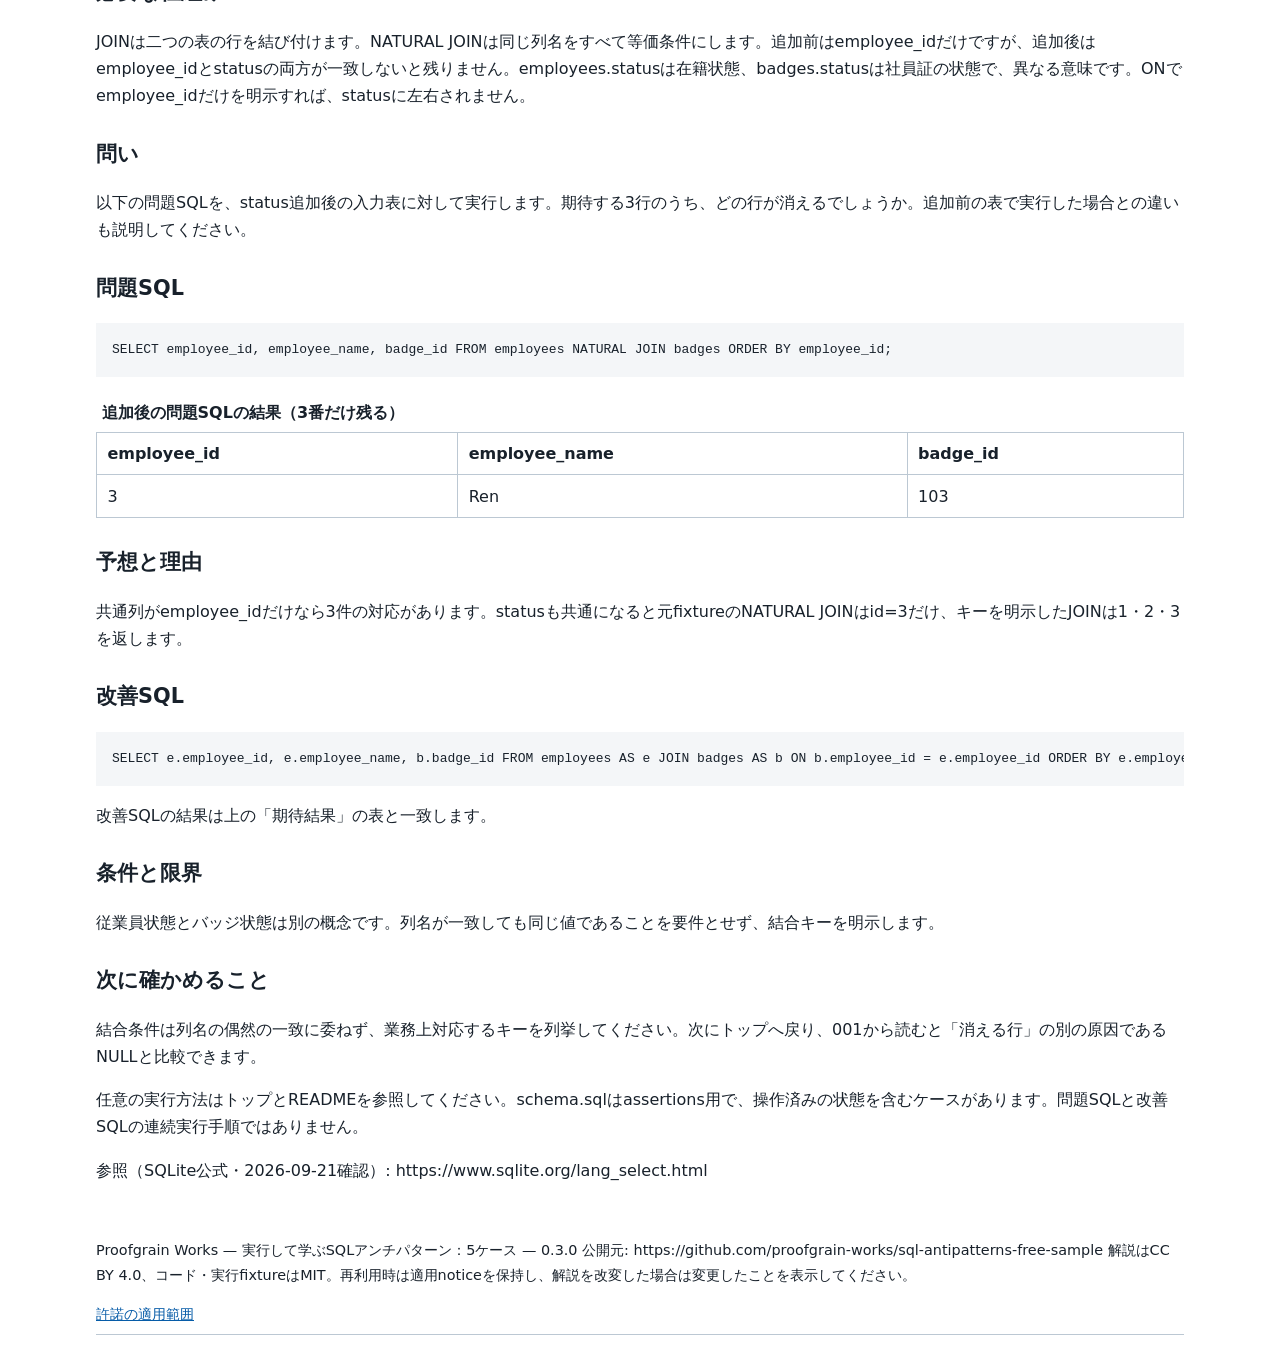
<file: cases/sqlite-natural-join-shared-column-043/index.html>
<!-- HTML structure: MIT; prose: CC BY 4.0; marked code: MIT. -->
<!doctype html>
<html lang="ja-JP">
<head>
<meta charset="utf-8">
<meta name="viewport" content="width=device-width, initial-scale=1">
<title>NATURAL JOINで同名列を暗黙の結合条件にする</title>
<link rel="stylesheet" href="../../assets/style.css">
</head>
<body>
<a class="skip" href="#main">本文へ</a>
<header><a href="../../index.html">実行して学ぶSQLアンチパターン：5ケース</a></header>
<main id="main"><h1>NATURAL JOINで同名列を暗黙の結合条件にする</h1><section data-license="CC-BY-4.0"><p>employeesは社員名簿、badgesは社員証の一覧です。badges.employee_idがemployees.employee_idを指し、badge_idは社員証自体の番号です。まずstatusがなかった時点を示し、その後に両表へstatusを追加した現在の入力を示します。</p><h2>入力表</h2><div class="table-scroll" tabindex="0" role="region" aria-label="追加前：employees（statusなし）"><table data-license="MIT" id="table-employees_before"><caption data-license="CC-BY-4.0">追加前：employees（statusなし）</caption><thead><tr><th scope="col">employee_id</th><th scope="col">employee_name</th></tr></thead><tbody><tr><td>1</td><td>Aki</td></tr><tr><td>2</td><td>Mio</td></tr><tr><td>3</td><td>Ren</td></tr></tbody></table></div><div class="table-scroll" tabindex="0" role="region" aria-label="追加前：badges（statusなし）"><table data-license="MIT" id="table-badges_before"><caption data-license="CC-BY-4.0">追加前：badges（statusなし）</caption><thead><tr><th scope="col">badge_id</th><th scope="col">employee_id</th></tr></thead><tbody><tr><td>101</td><td>1</td></tr><tr><td>102</td><td>2</td></tr><tr><td>103</td><td>3</td></tr></tbody></table></div><div class="table-scroll" tabindex="0" role="region" aria-label="追加後の入力：employees（statusは在籍状態）"><table data-license="MIT" id="table-employees"><caption data-license="CC-BY-4.0">追加後の入力：employees（statusは在籍状態）</caption><thead><tr><th scope="col">employee_id</th><th scope="col">employee_name</th><th scope="col">status</th></tr></thead><tbody><tr><td>1</td><td>Aki</td><td>active</td></tr><tr><td>2</td><td>Mio</td><td>active</td></tr><tr><td>3</td><td>Ren</td><td>inactive</td></tr></tbody></table></div><div class="table-scroll" tabindex="0" role="region" aria-label="追加後の入力：badges（statusは社員証の状態）"><table data-license="MIT" id="table-badges"><caption data-license="CC-BY-4.0">追加後の入力：badges（statusは社員証の状態）</caption><thead><tr><th scope="col">badge_id</th><th scope="col">employee_id</th><th scope="col">status</th></tr></thead><tbody><tr><td>101</td><td>1</td><td>issued</td></tr><tr><td>102</td><td>2</td><td>revoked</td></tr><tr><td>103</td><td>3</td><td>inactive</td></tr></tbody></table></div><h2>目的と期待結果</h2><p>社員番号employee_idで、社員とその社員証を対応付けます。追加前後ともAki↔101、Mio↔102、Ren↔103の3行が期待結果です。社員の在籍状態と社員証の発行状態が一致する必要はありません。</p><div class="table-scroll" tabindex="0" role="region" aria-label="追加前後の期待結果／改善SQLの結果"><table data-license="MIT" id="table-expected"><caption data-license="CC-BY-4.0">追加前後の期待結果／改善SQLの結果</caption><thead><tr><th scope="col">employee_id</th><th scope="col">employee_name</th><th scope="col">badge_id</th></tr></thead><tbody><tr><td>1</td><td>Aki</td><td>101</td></tr><tr><td>2</td><td>Mio</td><td>102</td></tr><tr><td>3</td><td>Ren</td><td>103</td></tr></tbody></table></div><h2>必要な仕組み</h2><p>JOINは二つの表の行を結び付けます。NATURAL JOINは同じ列名をすべて等価条件にします。追加前はemployee_idだけですが、追加後はemployee_idとstatusの両方が一致しないと残りません。employees.statusは在籍状態、badges.statusは社員証の状態で、異なる意味です。ONでemployee_idだけを明示すれば、statusに左右されません。</p><h2>問い</h2><p>以下の問題SQLを、status追加後の入力表に対して実行します。期待する3行のうち、どの行が消えるでしょうか。追加前の表で実行した場合との違いも説明してください。</p><h2>問題SQL</h2><pre data-license="MIT"><code>SELECT employee_id, employee_name, badge_id FROM employees NATURAL JOIN badges ORDER BY employee_id;</code></pre><div class="table-scroll" tabindex="0" role="region" aria-label="追加後の問題SQLの結果（3番だけ残る）"><table data-license="MIT" id="table-observed"><caption data-license="CC-BY-4.0">追加後の問題SQLの結果（3番だけ残る）</caption><thead><tr><th scope="col">employee_id</th><th scope="col">employee_name</th><th scope="col">badge_id</th></tr></thead><tbody><tr><td>3</td><td>Ren</td><td>103</td></tr></tbody></table></div><h2>予想と理由</h2><p>共通列がemployee_idだけなら3件の対応があります。statusも共通になると元fixtureのNATURAL JOINはid=3だけ、キーを明示したJOINは1・2・3を返します。</p><h2>改善SQL</h2><pre data-license="MIT"><code>SELECT e.employee_id, e.employee_name, b.badge_id FROM employees AS e JOIN badges AS b ON b.employee_id = e.employee_id ORDER BY e.employee_id;</code></pre><p>改善SQLの結果は上の「期待結果」の表と一致します。</p><h2>条件と限界</h2><p>従業員状態とバッジ状態は別の概念です。列名が一致しても同じ値であることを要件とせず、結合キーを明示します。</p><h2>次に確かめること</h2><p>結合条件は列名の偶然の一致に委ねず、業務上対応するキーを列挙してください。次にトップへ戻り、001から読むと「消える行」の別の原因であるNULLと比較できます。</p><p>任意の実行方法はトップとREADMEを参照してください。schema.sqlはassertions用で、操作済みの状態を含むケースがあります。問題SQLと改善SQLの連続実行手順ではありません。</p><p>参照（SQLite公式・2026-09-21確認）: https://www.sqlite.org/lang_select.html</p></section><footer><p>Proofgrain Works — 実行して学ぶSQLアンチパターン：5ケース — 0.3.0
公開元: https://github.com/proofgrain-works/sql-antipatterns-free-sample
解説はCC BY 4.0、コード・実行fixtureはMIT。再利用時は適用noticeを保持し、解説を改変した場合は変更したことを表示してください。
</p><a href="../../LICENSE.txt">許諾の適用範囲</a></footer></main>
</body>
</html>
</file>
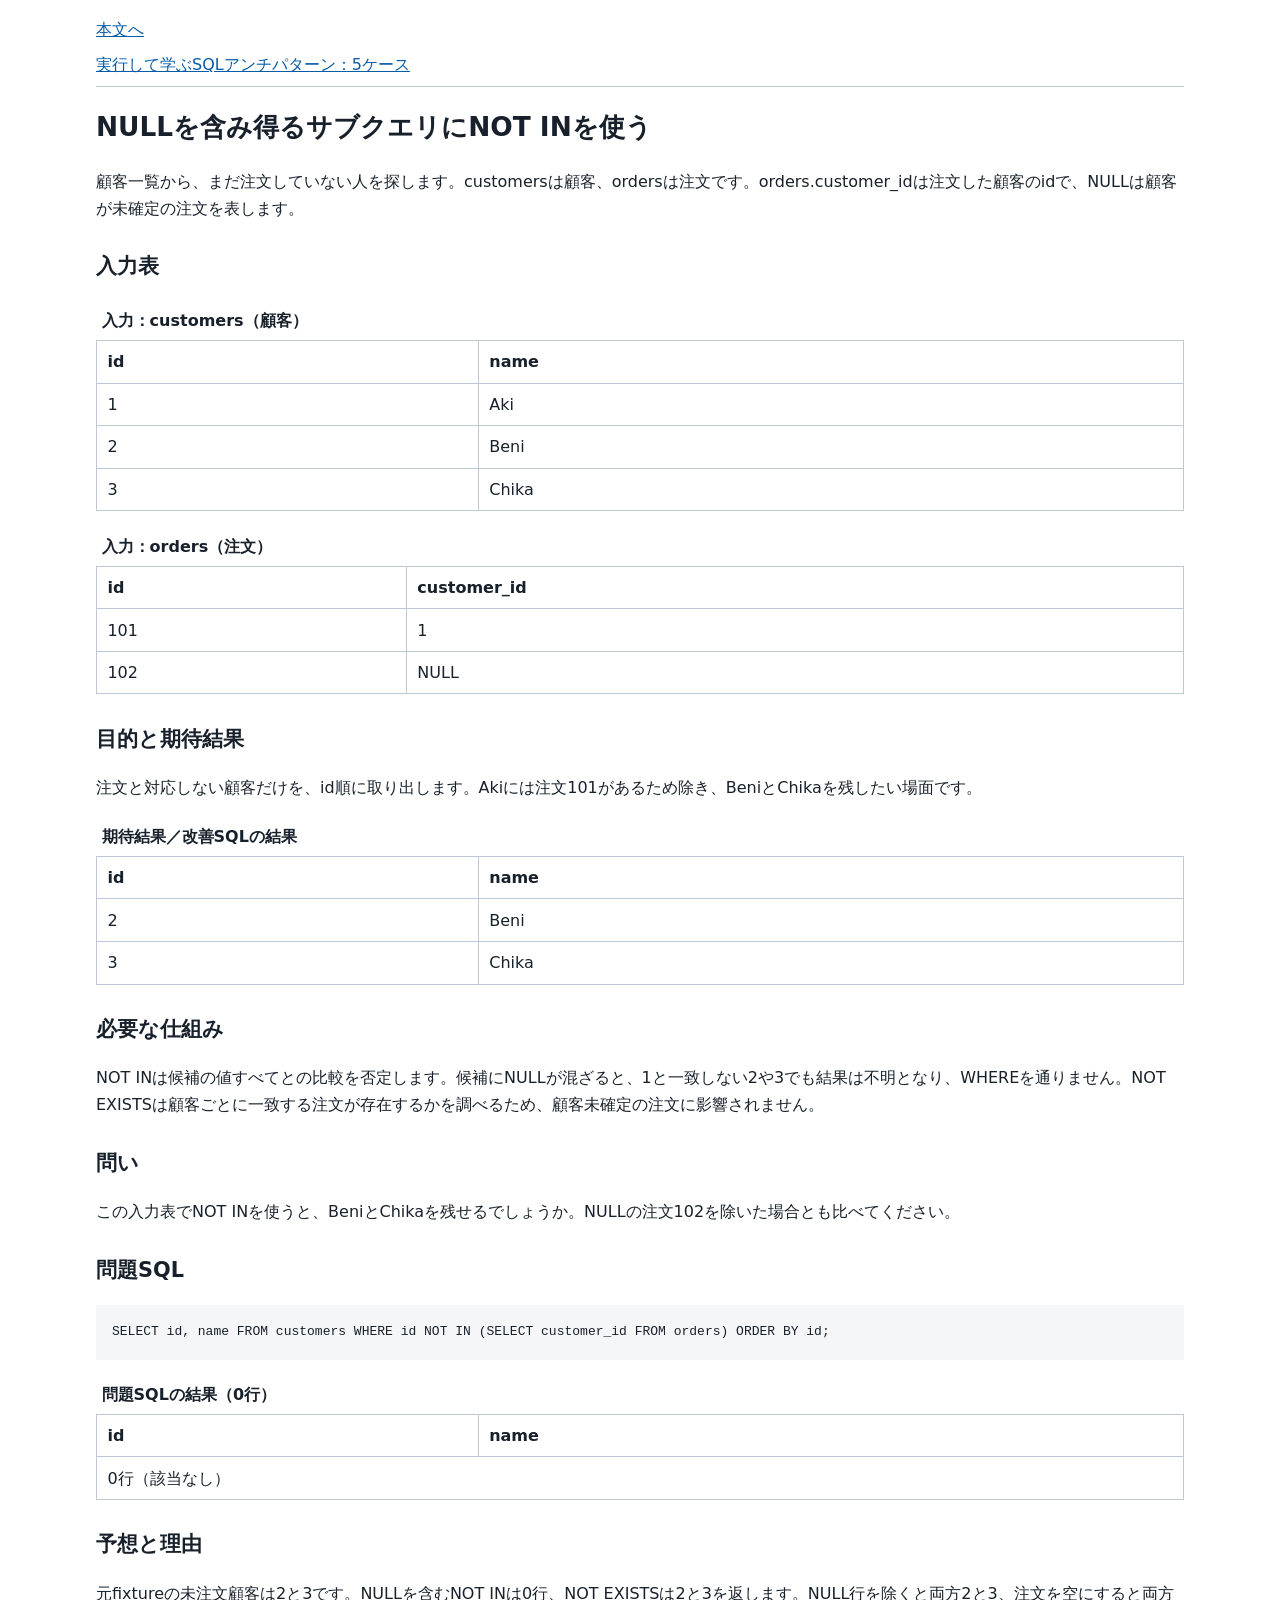
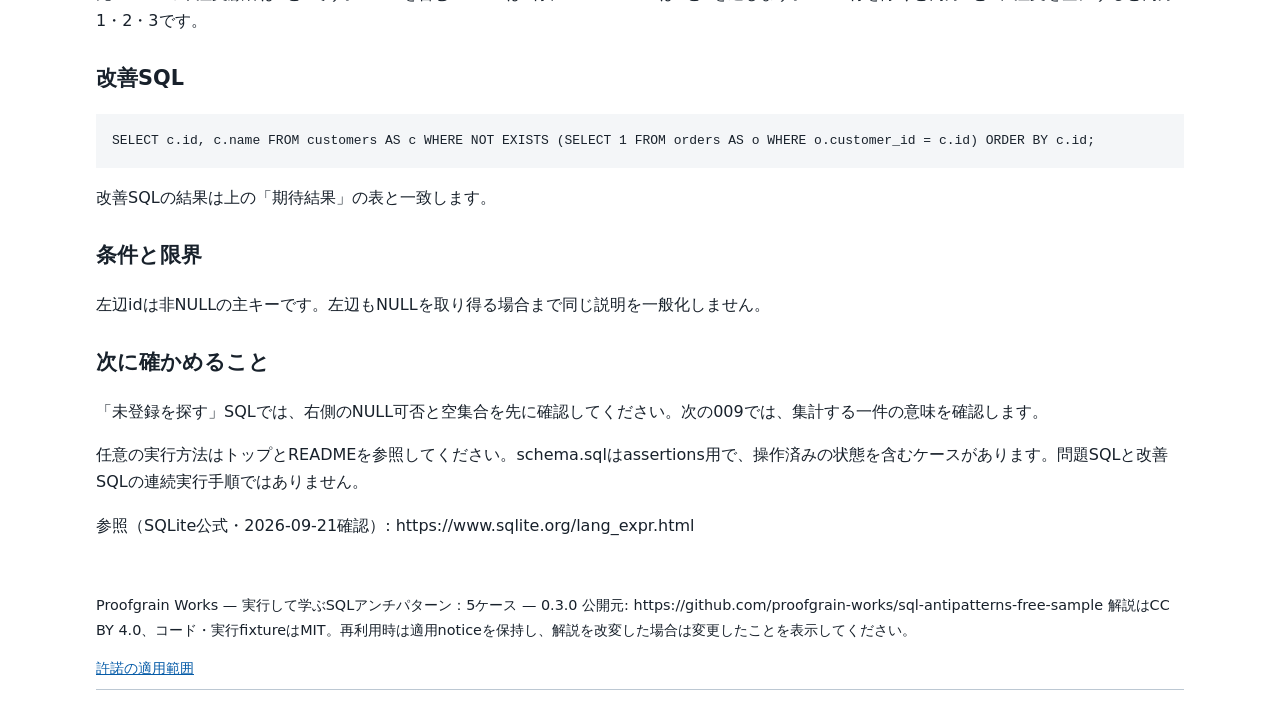
<file: cases/sqlite-not-in-null-001/index.html>
<!-- HTML structure: MIT; prose: CC BY 4.0; marked code: MIT. -->
<!doctype html>
<html lang="ja-JP">
<head>
<meta charset="utf-8">
<meta name="viewport" content="width=device-width, initial-scale=1">
<title>NULLを含み得るサブクエリにNOT INを使う</title>
<link rel="stylesheet" href="../../assets/style.css">
</head>
<body>
<a class="skip" href="#main">本文へ</a>
<header><a href="../../index.html">実行して学ぶSQLアンチパターン：5ケース</a></header>
<main id="main"><h1>NULLを含み得るサブクエリにNOT INを使う</h1><section data-license="CC-BY-4.0"><p>顧客一覧から、まだ注文していない人を探します。customersは顧客、ordersは注文です。orders.customer_idは注文した顧客のidで、NULLは顧客が未確定の注文を表します。</p><h2>入力表</h2><div class="table-scroll" tabindex="0" role="region" aria-label="入力：customers（顧客）"><table data-license="MIT" id="table-customers"><caption data-license="CC-BY-4.0">入力：customers（顧客）</caption><thead><tr><th scope="col">id</th><th scope="col">name</th></tr></thead><tbody><tr><td>1</td><td>Aki</td></tr><tr><td>2</td><td>Beni</td></tr><tr><td>3</td><td>Chika</td></tr></tbody></table></div><div class="table-scroll" tabindex="0" role="region" aria-label="入力：orders（注文）"><table data-license="MIT" id="table-orders"><caption data-license="CC-BY-4.0">入力：orders（注文）</caption><thead><tr><th scope="col">id</th><th scope="col">customer_id</th></tr></thead><tbody><tr><td>101</td><td>1</td></tr><tr><td>102</td><td>NULL</td></tr></tbody></table></div><h2>目的と期待結果</h2><p>注文と対応しない顧客だけを、id順に取り出します。Akiには注文101があるため除き、BeniとChikaを残したい場面です。</p><div class="table-scroll" tabindex="0" role="region" aria-label="期待結果／改善SQLの結果"><table data-license="MIT" id="table-expected"><caption data-license="CC-BY-4.0">期待結果／改善SQLの結果</caption><thead><tr><th scope="col">id</th><th scope="col">name</th></tr></thead><tbody><tr><td>2</td><td>Beni</td></tr><tr><td>3</td><td>Chika</td></tr></tbody></table></div><h2>必要な仕組み</h2><p>NOT INは候補の値すべてとの比較を否定します。候補にNULLが混ざると、1と一致しない2や3でも結果は不明となり、WHEREを通りません。NOT EXISTSは顧客ごとに一致する注文が存在するかを調べるため、顧客未確定の注文に影響されません。</p><h2>問い</h2><p>この入力表でNOT INを使うと、BeniとChikaを残せるでしょうか。NULLの注文102を除いた場合とも比べてください。</p><h2>問題SQL</h2><pre data-license="MIT"><code>SELECT id, name FROM customers WHERE id NOT IN (SELECT customer_id FROM orders) ORDER BY id;</code></pre><div class="table-scroll" tabindex="0" role="region" aria-label="問題SQLの結果（0行）"><table data-license="MIT" id="table-observed"><caption data-license="CC-BY-4.0">問題SQLの結果（0行）</caption><thead><tr><th scope="col">id</th><th scope="col">name</th></tr></thead><tbody><tr><td colspan="2">0行（該当なし）</td></tr></tbody></table></div><h2>予想と理由</h2><p>元fixtureの未注文顧客は2と3です。NULLを含むNOT INは0行、NOT EXISTSは2と3を返します。NULL行を除くと両方2と3、注文を空にすると両方1・2・3です。</p><h2>改善SQL</h2><pre data-license="MIT"><code>SELECT c.id, c.name FROM customers AS c WHERE NOT EXISTS (SELECT 1 FROM orders AS o WHERE o.customer_id = c.id) ORDER BY c.id;</code></pre><p>改善SQLの結果は上の「期待結果」の表と一致します。</p><h2>条件と限界</h2><p>左辺idは非NULLの主キーです。左辺もNULLを取り得る場合まで同じ説明を一般化しません。</p><h2>次に確かめること</h2><p>「未登録を探す」SQLでは、右側のNULL可否と空集合を先に確認してください。次の009では、集計する一件の意味を確認します。</p><p>任意の実行方法はトップとREADMEを参照してください。schema.sqlはassertions用で、操作済みの状態を含むケースがあります。問題SQLと改善SQLの連続実行手順ではありません。</p><p>参照（SQLite公式・2026-09-21確認）: https://www.sqlite.org/lang_expr.html</p></section><footer><p>Proofgrain Works — 実行して学ぶSQLアンチパターン：5ケース — 0.3.0
公開元: https://github.com/proofgrain-works/sql-antipatterns-free-sample
解説はCC BY 4.0、コード・実行fixtureはMIT。再利用時は適用noticeを保持し、解説を改変した場合は変更したことを表示してください。
</p><a href="../../LICENSE.txt">許諾の適用範囲</a></footer></main>
</body>
</html>
</file>
<file: assets/style.css>
/* SPDX-License-Identifier: MIT */
*{box-sizing:border-box}body{max-width:70rem;margin:auto;padding:1rem;font-family:system-ui;line-height:1.7;color:#18212b;background:#fff}p,h1,h2,caption,footer{overflow-wrap:anywhere}h1{font-size:1.65rem}h2{font-size:1.3rem;margin-top:1.7rem}pre{max-width:100%;overflow:auto;background:#f4f6f8;padding:1rem}pre code{display:block;width:max-content;min-width:100%}.table-scroll{max-width:100%;overflow-x:auto;margin:1rem 0}table{border-collapse:collapse;min-width:100%}th,td{border:1px solid #bcc8d3;padding:.45rem .65rem;white-space:nowrap;text-align:left}caption{text-align:left;font-weight:bold;padding:.35rem}a{color:#075ca8}a:focus-visible,.table-scroll:focus-visible{outline:3px solid #9c4200;outline-offset:3px}header,footer{border-bottom:1px solid #bcc8d3;padding:.5rem 0}footer{margin-top:2rem;font-size:.9rem}@media(max-width:480px){body{padding:.8rem}h1{font-size:1.4rem}}
</file>
